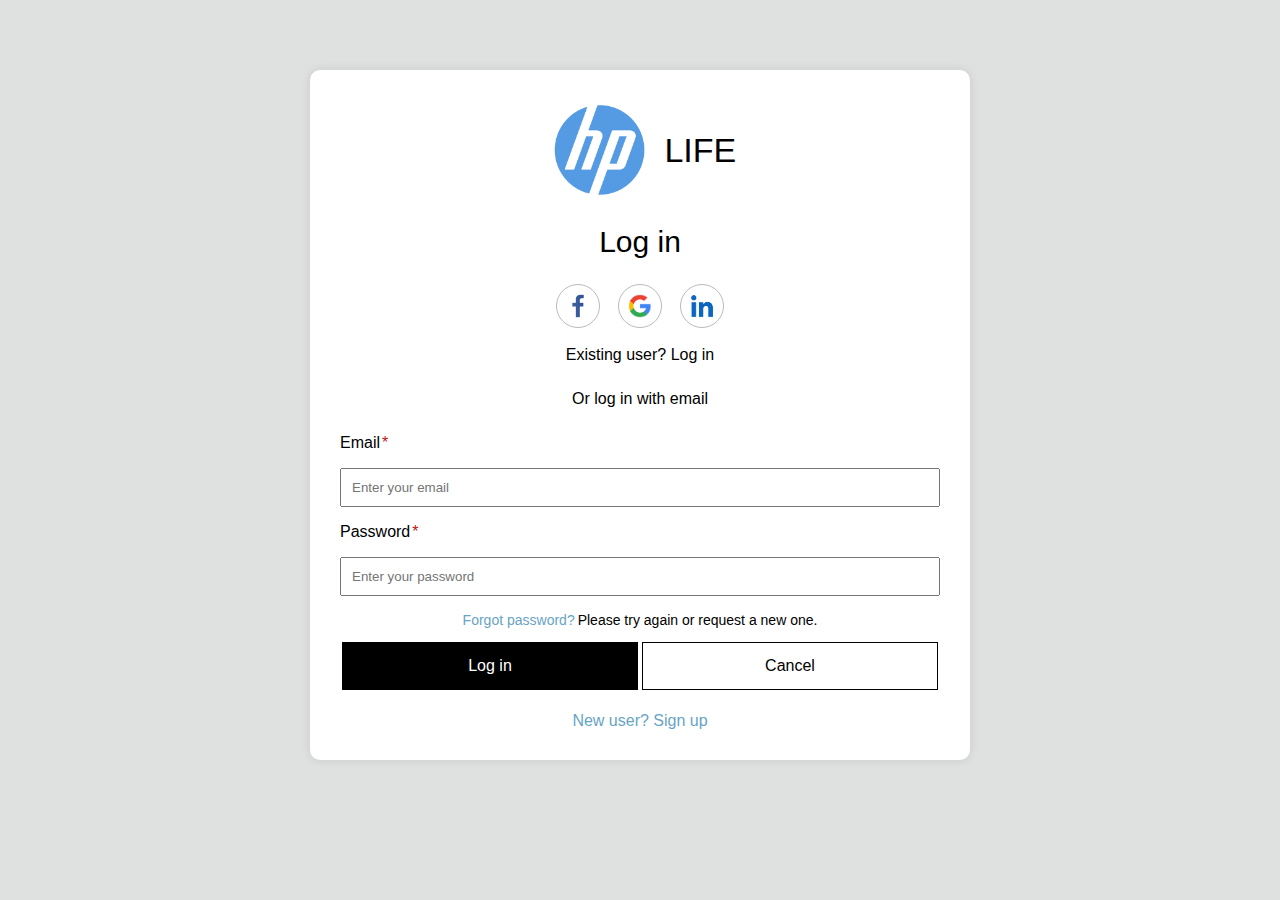
<file: index.html>
<!DOCTYPE html>
<html lang="en">
<head>
    <meta charset="UTF-8">
    <meta name="viewport" content="width=device-width, initial-scale=1.0">
    <title>HP LIFE</title>
    <link rel="stylesheet" href="style.css">
</head>
<body>
    <div class="container">
        <img src="hpLogo.png" alt="HP Logo" class="logo">
        <span class="brand-title">LIFE</span>
        <h2>Log in</h2>
        <div class="social-row">
            <button class="social-btn"><img src="fc.png" alt="Facebook" /></button>
            <button class="social-btn"><img src="g.png" alt="Google" /></button>
            <button class="social-btn"><img src="in.png" alt="LinkedIn" /></button>
        </div>
        <label for="text">Existing user? Log in</label><br>
        <label for="text">Or log in with email</label><br>

        <label for="Email">Email<span class="required">*</span></label>
        <input type="text" id="Email" placeholder="Enter your email"><br>

        <label for="Password">Password<span class="required">*</span></label>
        <input type="password" id="Password" placeholder="Enter your password"><br>

        <div class="forgot-row">
            <a href="#" class="forgot-link">Forgot password?</a>
            <span class="forgot-text">Please try again or request a new one.</span>
        </div>
 
        <div class="two_btn_1line">
            <button id="LoginLightBtn">Log in</button>
            <button id="LoginDarkBtn">Cancel</button>
        </div>

        <div class="signup-row">
        <a href="#" class="signup-link">New user? Sign up</a>
        </div>
    </div>
</body>
</html>
</file>
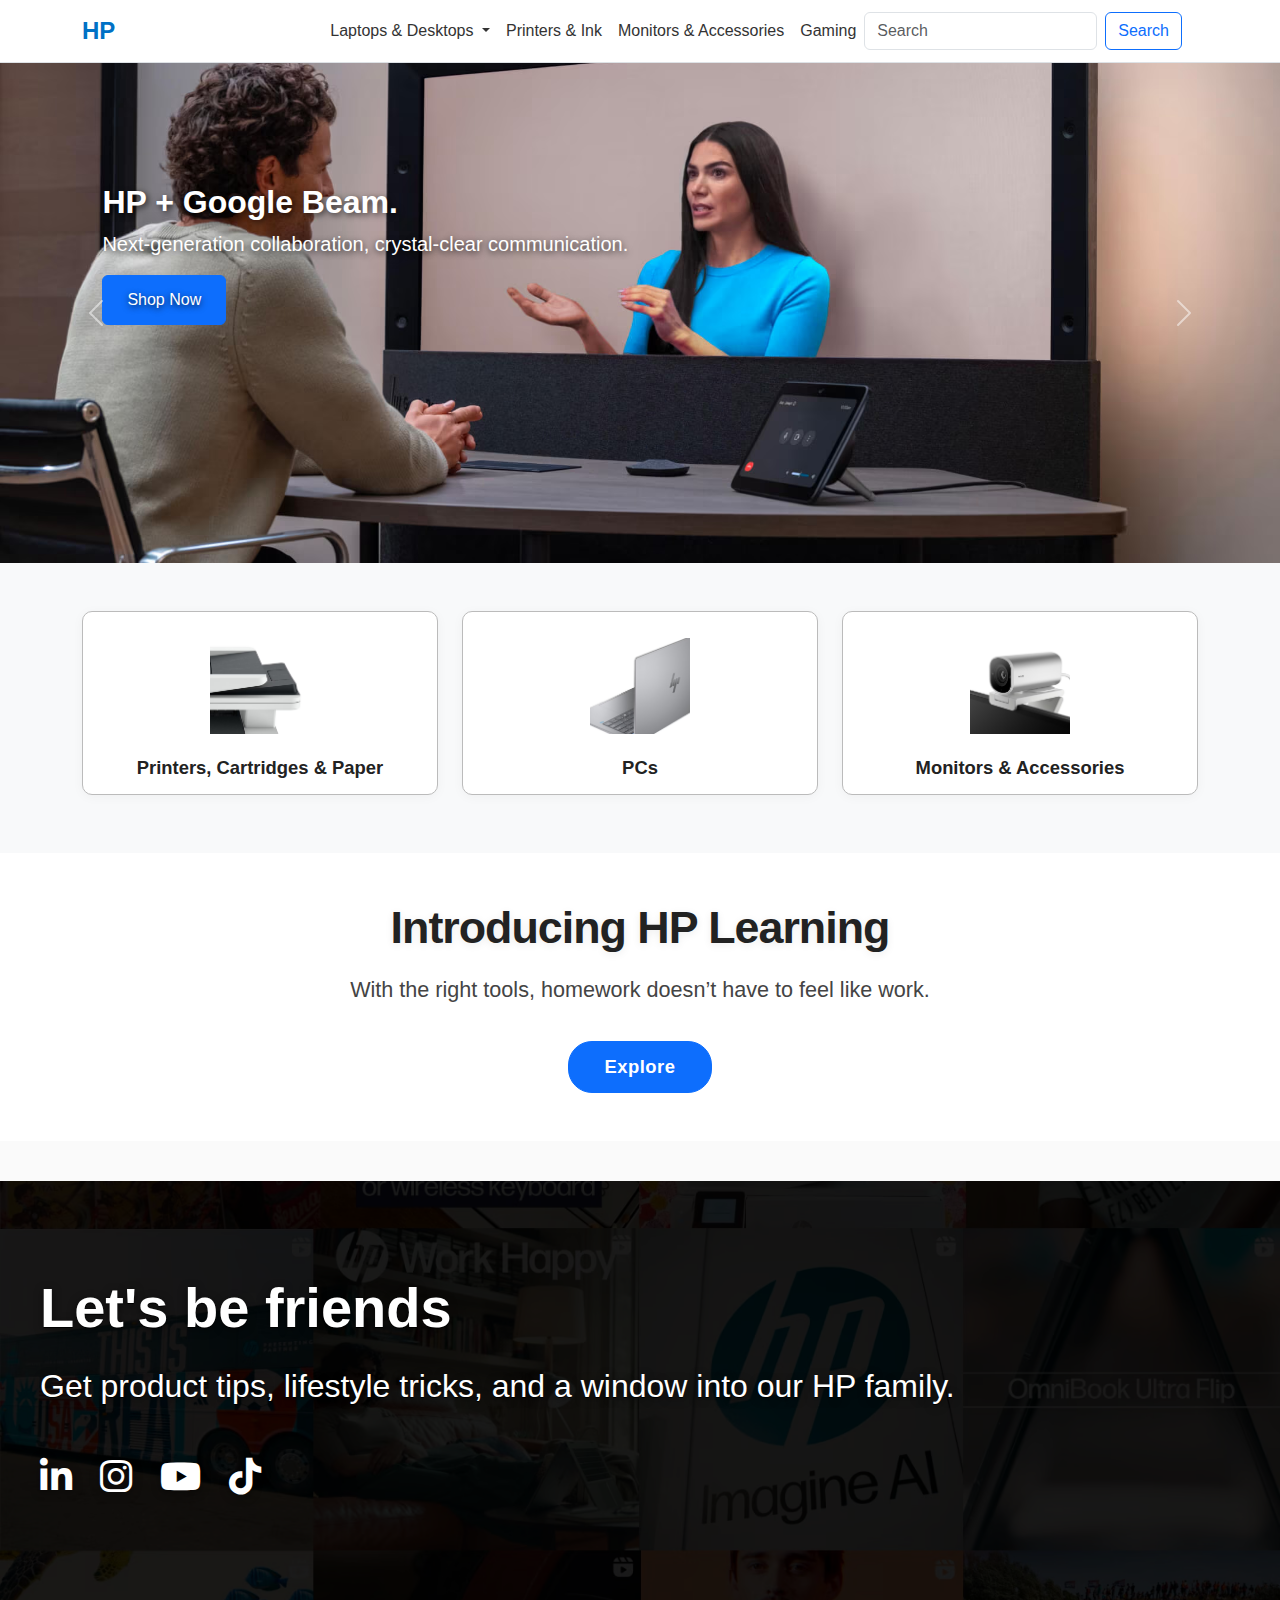
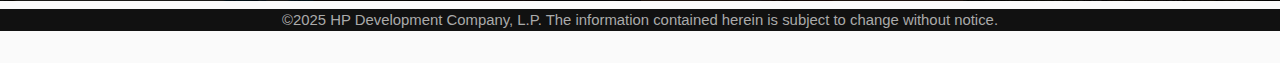
<file: general.html>
<!DOCTYPE html>
<html lang="en">
<head>
  <meta charset="UTF-8">
  <meta name="viewport" content="width=device-width, initial-scale=1">
  <title>HP — Official Site</title>
  <link href="https://cdnjs.cloudflare.com/ajax/libs/font-awesome/6.4.0/css/all.min.css" rel="stylesheet">
  <link href="https://cdn.jsdelivr.net/npm/bootstrap@5.3.7/dist/css/bootstrap.min.css" rel="stylesheet">
  <link rel="stylesheet" href="general.css">
</head>
<body>

  <!-- Navbar -->
  <nav class="navbar navbar-expand-lg navbar-light bg-white border-bottom">
    <div class="container">
      <a class="navbar-brand" href="#">HP</a>
      <button class="navbar-toggler" type="button" data-bs-toggle="collapse"
              data-bs-target="#navbarNav">
        <span class="navbar-toggler-icon"></span>
      </button>
      <div class="collapse navbar-collapse justify-content-end" id="navbarNav">
        <ul class="navbar-nav">
        <li class="nav-item dropdown">
          <a class="nav-link dropdown-toggle" href="#" id="laptopsDropdown" role="button" data-bs-toggle="dropdown" aria-expanded="false">
            Laptops & Desktops
          </a>
          <ul class="dropdown-menu" aria-labelledby="laptopsDropdown">
            <li><a class="dropdown-item" href="#">EliteBook</a></li>
            <li><a class="dropdown-item" href="#">Spectre</a></li>
            <li><a class="dropdown-item" href="#">Envy</a></li>
          </ul>
        </li>
        <li class="nav-item"><a class="nav-link" href="#">Printers & Ink</a></li>
        <li class="nav-item"><a class="nav-link" href="#">Monitors & Accessories</a></li>
        <li class="nav-item"><a class="nav-link" href="#">Gaming</a></li>
      </ul>
      </div>
      <form class="d-flex me-3">
          <input class="form-control me-2" type="search" placeholder="Search">
          <button class="btn btn-outline-primary" type="submit">Search</button>
      </form>
    </div>
  </nav>

  <!-- Hero Carousel Section -->
<section class="hero-carousel">
  <div id="carouselExampleSlidesOnly" class="carousel slide" data-bs-ride="carousel">
    <div class="carousel-inner">
      <!-- Slide 1 -->
      <div class="carousel-item active position-relative">
        <img src="hero1.jpeg" class="d-block w-100" alt="First slide">
        <div class="carousel-caption text-start">
          <h5>HP + Google Beam.</h5>
          <p>Next-generation collaboration, crystal-clear communication.</p>
          <a href="#" class="btn btn-primary">Shop Now</a>
        </div>
      </div>

      <!-- Slide 2 -->
      <div class="carousel-item position-relative">
        <img src="hero2.jpeg" class="d-block w-100" alt="Second slide">
        <div class="carousel-caption text-start">
          <h5>HP Innovation</h5>
          <p>Experience seamless performance and reliable engineering.</p>
          <a href="#" class="btn btn-primary">Shop Now</a>
        </div>
      </div>

      <!-- Slide 3 -->
      <div class="carousel-item position-relative">
        <img src="hero3.jpeg" class="d-block w-100" alt="Third slide">
        <div class="carousel-caption text-start">
          <h5>EliteBook. Sleek Power.</h5>
          <p>Next-generation collaboration, crystal-clear communication.Designed for productivity and elegance on the go.</p>
          <a href="#" class="btn btn-primary">Shop Now</a>
        </div>
      </div>
    </div>
    <!-- Стрелка "назад" -->
    <button class="carousel-control-prev" type="button" data-bs-target="#carouselExampleSlidesOnly" data-bs-slide="prev">
      <span class="carousel-control-prev-icon" aria-hidden="true"></span>
      <span class="visually-hidden">Previous</span>
    </button>
    <!-- Стрелка "вперёд" -->
    <button class="carousel-control-next" type="button" data-bs-target="#carouselExampleSlidesOnly" data-bs-slide="next">
      <span class="carousel-control-next-icon" aria-hidden="true"></span>
      <span class="visually-hidden">Next</span>
    </button>
  </div>
</section>

  <!-- Categories Section -->
  <section class="categories py-5">
    <div class="container text-center">
      <div class="row g-4 main-categories">
        <div class="col-md-4">
          <div class="main-cat-card" data-target="printers">
            <img src="printer.jpg" alt="Printers">
            <div class="main-cat-title">Printers, Cartridges & Paper</div>
          </div>
        </div>
        <div class="col-md-4">
          <div class="main-cat-card" data-target="pcs">
            <img src="laptop.jpg" alt="PCs">
            <div class="main-cat-title">PCs</div>
          </div>
        </div>
        <div class="col-md-4">
          <div class="main-cat-card" data-target="monitors">
            <img src="monitor.jpg" alt="Monitors">
            <div class="main-cat-title">Monitors & Accessories</div>
          </div>
        </div>
      </div>

      <!-- Подкатегории -->
      <div class="subcategories mt-5" id="printers" style="display:none;">
        <h4>Printers, Cartridges & Paper</h4>
        <div class="row g-4">
          <div class="col-md-4">
            <div class="cat-card">
              <img src="printer1.jpg" alt="Home Printers">
              <h5>Home Printers</h5>
              <div class="btn-group">
                <a href="#" class="btn btn-outline-primary">Learn</a>
                <a href="#" class="btn btn-primary">Shop</a>
              </div>
            </div>
          </div>
          <div class="col-md-4">
            <div class="cat-card">
              <img src="printer2.jpg" alt="Business Printers">
              <h5>Business Printers</h5>
              <div class="btn-group">
                <a href="#" class="btn btn-outline-primary">Learn</a>
                <a href="#" class="btn btn-primary">Shop</a>
              </div>
            </div>
          </div>
          <div class="col-md-4">
            <div class="cat-card">
              <img src="cartridge.jpg" alt="Cartridges & Paper">
              <h5>Cartridges & Paper</h5>
              <div class="btn-group">
                <a href="#" class="btn btn-outline-primary">Learn</a>
                <a href="#" class="btn btn-primary">Shop</a>
              </div>
            </div>
          </div>
        </div>
      </div>

      <div class="subcategories mt-5" id="pcs" style="display:none;">
        <h4>PCs</h4>
        <div class="row g-4">
          <div class="col-md-4">
            <div class="cat-card">
              <img src="laptop1.jpg" alt="Laptops">
              <h5>Laptops</h5>
              <div class="btn-group">
                <a href="#" class="btn btn-outline-primary">Learn</a>
                <a href="#" class="btn btn-primary">Shop</a>
              </div>
            </div>
          </div>
          <div class="col-md-4">
            <div class="cat-card">
              <img src="desktop.jpg" alt="Desktops">
              <h5>Desktops</h5>
              <div class="btn-group">
                <a href="#" class="btn btn-outline-primary">Learn</a>
                <a href="#" class="btn btn-primary">Shop</a>
              </div>
            </div>
          </div>
          <div class="col-md-4">
            <div class="cat-card">
              <img src="gaming.jpg" alt="Gaming">
              <h5>Gaming</h5>
              <div class="btn-group">
                <a href="#" class="btn btn-outline-primary">Learn</a>
                <a href="#" class="btn btn-primary">Shop</a>
              </div>
            </div>
          </div>
        </div>
      </div>

      <div class="subcategories mt-5" id="monitors" style="display:none;">
        <h4>Monitors & Accessories</h4>
        <div class="row g-4">
          <div class="col-md-4">
            <div class="cat-card">
              <img src="monitor1.jpg" alt="Monitors">
              <h5>Monitors</h5>
              <div class="btn-group">
                <a href="#" class="btn btn-outline-primary">Learn</a>
                <a href="#" class="btn btn-primary">Shop</a>
              </div>
            </div>
          </div>
          <div class="col-md-4">
            <div class="cat-card">
              <img src="accessory.jpg" alt="Accessories">
              <h5>Accessories</h5>
              <div class="btn-group">
                <a href="#" class="btn btn-outline-primary">Learn</a>
                <a href="#" class="btn btn-primary">Shop</a>
              </div>
            </div>
          </div>
        </div>
      </div>
    </div>
  </section>

  <!-- Promo Section -->
  <section class="promo py-5">
    <div class="container text-center">
      <h2>Introducing HP Learning</h2>
      <p>With the right tools, homework doesn’t have to feel like work.</p>
      <a href="#" class="btn btn-primary btn-lg">Explore</a>
    </div>
  </section>

  <!-- Footer -->
  <footer class="hp-footer">
    <div class="footer-overlay">
      <div class="footer-flex">
        <div class="footer-content">
          <h2>Let's be friends</h2>
          <p>Get product tips, lifestyle tricks, and a window into our HP family.</p>
          <div class="footer-social">
            <a href="#"><i class="fab fa-linkedin-in"></i></a>
            <a href="#"><i class="fab fa-instagram"></i></a>
            <a href="#"><i class="fab fa-youtube"></i></a>
            <a href="#"><i class="fab fa-tiktok"></i></a>
          </div>
        </div>
      </div>
    </div>
  </footer>

  <!-- Legal links вынесены отдельно -->
  <div class="footer-legal mt-4">
    <div class="footer-copyright mt-2">
      ©2025 HP Development Company, L.P. The information contained herein is subject to change without notice.
    </div>
  </div>

  <script src="https://cdn.jsdelivr.net/npm/bootstrap@5.3.7/dist/js/bootstrap.bundle.min.js"></script>
  <script>
    
    document.querySelectorAll('.main-cat-card').forEach(card => {
      card.addEventListener('click', function() {
        document.querySelectorAll('.subcategories').forEach(sub => sub.style.display = 'none');
        const target = this.getAttribute('data-target');
        document.getElementById(target).style.display = 'block';
       
        document.getElementById(target).scrollIntoView({behavior: "smooth"});
      });
    });
    document.querySelectorAll('.footer-accordion-btn').forEach(btn => {
    btn.addEventListener('click', function() {
      const panel = this.nextElementSibling;
      if (panel.style.display === "block") {
        panel.style.display = "none";
      } else {
        document.querySelectorAll('.footer-accordion-panel').forEach(p => p.style.display = "none");
        panel.style.display = "block";
      }
    });
  });
  </script>
</body>
</html>
</file>
<file: style.css>
body{
    background-color: #dfe0e0;
    font-family: 'Segoe UI', Tahoma, Geneva, Verdana, sans-serif;
    margin: 0;
    padding: 20px;
}

#LoginLightBtn {
    background-color: #000000; 
    border: none;
    color: white;
    padding: 15px 32px;
    text-align: center;
    text-decoration: none;
    display: inline-block;
    font-size: 16px;
    margin: 4px 2px;
    cursor: pointer;
    width: 50%;
    box-sizing: border-box;
}

#LoginDarkBtn {
    background-color: #ffffff; 
    border: 1px solid #000000;
    color: rgb(0, 0, 0);
    padding: 14px 32px;
    text-align: center;
    text-decoration: none;
    display: inline-block;
    font-size: 16px;
    margin: 4px 2px;
    cursor: pointer;
    width: 50%;
    box-sizing: border-box;
}

label {
    display: block;
    margin-bottom: 8px;
    /* font-weight: bold; */
}

label[for="text"] {
    text-align: center;
    display: block;
    font-weight: normal;

}

input {
    width: 100%;
    padding: 10px;
    margin: 8px 0 16px;
    box-sizing: border-box;
}

.container {
    background-color: rgb(255, 255, 255);
    padding: 30px;
    border-radius: 10px;
    box-shadow: 0 0 10px rgba(0, 0, 0, 0.1);
    width: 600px;
    position: relative;
    height: auto;
    margin: 50px auto;

}

h2 {
    text-align: center;
    font-weight: 400;
    font-size: 30px;
}

.two_btn_1line {
    display: flex;
    margin-top: 10px;
    text-align: center;
    margin-top: 10px;
    margin-bottom: 10px;
}

.forgot-row {
    display: flex;
    text-align: center;
    justify-content: center;
    font-size: 14px;
}

.forgot-link {
    color: #68a4c4;
    text-decoration: none;
    margin-right: 3px;
}

.forgot-link:hover {
    text-decoration: underline;
}

.signup-row {
    margin-top: 18px;
    text-align: center;
}

.signup-link {
    color: #68a4c4;
    text-decoration: none;
    
}

.signup-link:hover {
    text-decoration: underline;
}

.required {
    color: #c21210;
    margin-left: 2px;
}

.logo {
    width: 100px;
    margin-bottom: 0;
    display: inline-block;
    vertical-align: middle;
    margin-left: 210px;
}

.brand-title {
    font-size: 34px;
    font-weight: 450;
    margin-left: 10px;
    vertical-align: middle;
    display: inline-block;
}

.social-row {
    display: flex;
    justify-content: center;
    gap: 18px;
    margin: 10px 0 18px 0;
}
.social-btn {
    background: #fff;
    border: 1px solid #bbb;
    border-radius: 50%;
    width: 44px;
    height: 44px;
    display: flex;
    align-items: center;
    justify-content: center;
    cursor: pointer;
    padding: 0;
}
.social-btn img {
    width: 24px;
    height: 24px;
}
</file>
<file: general.css>
body {
  font-family: 'Segoe UI', sans-serif;
  margin: 0;
  background-color: #fafafa;
}

/* Navbar */
.navbar-brand {
  font-weight: 700;
  color: #0071c5;
  font-size: 1.5rem;
}

.nav-link {
  color: #333;
  font-weight: 500;
}

.hero-carousel {
  position: relative;
}

.hero-carousel .carousel-caption {
  position: absolute;
  top: 20%;
  left: 8%;
  text-align: left;
  color: #fff;
  text-shadow: 0 2px 6px rgba(0, 0, 0, 0.75);
}

.carousel-caption h5 {
  font-size: 2rem;
  font-weight: 700;
  text-shadow: 2px 2px 6px rgba(0,0,0,0.7);
}

.carousel-caption p {
  font-size: 1.25rem;
  margin-bottom: 1rem;
}

.hero-carousel .carousel-caption .btn {
  padding: 0.75rem 1.5rem;
  font-size: 1rem;
}

.hero-carousel .carousel-item img {
  height: 500px; /* можно изменить по вкусу */
  object-fit: cover;
  width: 100%;
}


/* Categories */

.categories {
  background: #f8f9fa;
  padding-top: 2rem;
  padding-bottom: 2rem;
}

.cat-card {
  border: 1px solid #e0e0e0;
  border-radius: 12px;
  box-shadow: 0 2px 12px rgba(0,0,0,0.06);
  padding: 24px 16px 20px 16px;
  background: #fff;
  transition: box-shadow 0.3s, transform 0.3s;
  height: 100%;
  display: flex;
  flex-direction: column;
  align-items: center;
  justify-content: space-between; /* добавлено */
}

.cat-card:hover {
  box-shadow: 0 4px 24px rgba(0,0,0,0.12);
  transform: translateY(-6px) scale(1.03);
}

.cat-card img {
  width: 140px;
  height: 140px;
  object-fit: contain;
  border-radius: 8px;
  margin-bottom: 18px;
  background: #f4f4f4;
  padding: 8px;
  box-sizing: border-box;
  display: block;
  margin-left: auto;
  margin-right: auto;
}

.cat-card h5 {
  font-size: 1.15rem;
  font-weight: 600;
  margin-bottom: 16px;
  color: #222;
  min-height: 32px; /* добавлено для одинаковой высоты */
}

.cat-card .btn-group {
  gap: 8px;
}

.cat-card .btn {
  border-radius: 20px;
  padding: 0.4rem 1.2rem;
  font-size: 1rem;
  font-weight: 500;
}

.main-cat-card {
  border: 1px solid #bbb;
  border-radius: 10px;
  background: #fff;
  cursor: pointer;
  transition: box-shadow 0.2s, transform 0.2s;
  padding: 24px 12px 12px 12px;
  margin-bottom: 10px;
  box-shadow: 0 2px 12px rgba(0,0,0,0.04);
  display: flex;
  flex-direction: column;
  align-items: center;
}

.main-cat-card:hover {
  box-shadow: 0 4px 24px rgba(0,0,0,0.10);
  transform: translateY(-4px) scale(1.02);
}

.main-cat-card img {
  width: 100px;
  height: 100px;
  object-fit: contain;
  margin-bottom: 18px;
}

.main-cat-title {
  font-size: 1.15rem;
  font-weight: 600;
  color: #222;
  margin-bottom: 0;
}

/* --- PROMO SECTION --- */
.promo {
  background-color: #fff;
  padding: 64px 0 64px 0;
  text-align: center;
}

.promo h2 {
  font-size: 2.8rem;
  font-weight: 700;
  margin-bottom: 1.2rem;
  color: #222;
  text-shadow: 0 2px 8px rgba(0,0,0,0.08);
  letter-spacing: -1px;
}

.promo p {
  font-size: 1.35rem;
  color: #444;
  margin-bottom: 2.2rem;
  max-width: 600px;
  margin-left: auto;
  margin-right: auto;
  line-height: 1.5;
}

.promo .btn {
  font-size: 1.15rem;
  padding: 0.7rem 2.2rem;
  border-radius: 24px;
  font-weight: 600;
  letter-spacing: 0.5px;
}

/* Footer */
.hp-footer {
  position: relative;
  min-height: 420px;
  background: url('footer-bg.jpg') center center/cover no-repeat;
  color: #fff;
  margin-top: 40px;
  overflow: hidden;
}

.footer-overlay {
  position: absolute;
  inset: 0;
  background: rgba(0,0,0,0.78);
  display: flex;
  align-items: center;
  justify-content: center;
  height: 100%;
}

.footer-flex {
  display: flex;
  width: 100%;
  max-width: 1600px;
  margin: 0 auto;
  justify-content: space-between;
  align-items: flex-start;
  gap: 40px;
  padding: 60px 40px 60px 40px;
  box-sizing: border-box;
}

.footer-content {
  flex: 1 1 40%;
  min-width: 320px;
  z-index: 2;
}

.footer-content h2 {
  font-size: 3.5rem;
  font-weight: 700;
  margin-bottom: 24px;
  line-height: 1.1;
  text-shadow: 0 2px 8px rgba(0,0,0,0.55), 0 1px 0 #000;
}

.footer-content p {
  font-size: 2rem;
  margin-bottom: 40px;
  font-weight: 400;
  text-shadow: 0 2px 8px rgba(0,0,0,0.55), 0 1px 0 #000;
}

.footer-social {
  display: flex;
  gap: 28px;
  align-items: center;
  margin-top: 24px;
}

.footer-social a {
  color: #fff;
  font-size: 2.3rem;
  transition: color 0.2s;
  opacity: 1;
  text-shadow: 0 2px 8px rgba(0,0,0,0.5);
}

.footer-social a:hover {
  color: #00b6f0;
  opacity: 1;
}

.footer-links-area {
  flex: 1 1 60%;
  min-width: 320px;
  background: transparent;
  padding: 0;
  z-index: 2;
  display: flex;
  flex-direction: column;
  align-items: flex-end; /* выравнивание аккордеона вправо */
}

.footer-accordion {
  width: 100%;
  max-width: 500px;
  margin-top: 32px;
  background: transparent;
  border-radius: 8px;
  box-shadow: none;
  display: flex;
  flex-direction: column;
  align-items: stretch;
}

.footer-accordion-btn {
  background: none;
  color: #fff;
  border: none;
  outline: none;
  width: 100%;
  text-align: left;
  padding: 18px 24px;
  font-size: 1.08rem;
  font-family: inherit;
  cursor: pointer;
  border-bottom: 1px solid #222;
  transition: background 0.2s;
  display: flex;
  align-items: center;
  justify-content: space-between;
  box-sizing: border-box;
}

.footer-accordion-btn:hover {
  background: #222;
}

.footer-accordion-panel {
  display: none;
  background: #181818;
  padding: 0 24px 12px 24px;
}

.footer-flag {
  font-size: 1.2em;
  margin-right: 6px;
}

@media (max-width: 900px) {
  .footer-flex {
    flex-direction: column;
    gap: 0;
    padding: 32px 8px 32px 8px;
  }
  .footer-content, .footer-links-area {
    min-width: 0;
    width: 100%;
  }
  .footer-content h2 { font-size: 2.2rem; }
  .footer-content p { font-size: 1.1rem; }
  .footer-links-area {
    align-items: stretch;
  }
  .footer-accordion {
    max-width: 100%;
    margin-top: 24px;
  }
  .footer-content {
    padding-bottom: 32px;
  }
}


.footer-legal {
  background: #111;
  color: #ccc;
  padding: 32px 0 0 0;
  font-size: 1rem;
  text-align: center;
  margin-bottom: 32px; /* добавлено */
}

/* Убираем полностью отступ между футером и legal links */
.footer-legal.mt-4 {
  margin-top: 0 !important;
  padding-top: 0;
}

/* Стили для вертикального списка legal links с подпунктами */
.footer-legal-links {
  display: flex;
  flex-wrap: wrap;
  gap: 60px;              /* увеличенный промежуток между столбцами */
  justify-content: flex-start;
  align-items: flex-start;
  margin-bottom: 8px;
  line-height: 1.7;
  text-align: left;
  padding-left: 40px;     /* отступ от левого края */
  box-sizing: border-box;
}

.footer-legal-group {
  display: flex;
  flex-direction: column;
  gap: 0.1em;
}

/* Основные пункты */
.footer-legal-links a {
  color: #fff;
  text-decoration: none;
  opacity: 0.85;
  margin: 0;
  transition: opacity 0.2s;
  font-size: 0.97rem;
  display: block;
  padding: 2px 0;
}

/* Подпункты */
.footer-legal-links .footer-legal-sub {
  margin-left: 18px;
  font-size: 0.93rem;
  opacity: 0.7;
  display: block;
  padding: 2px 0;
}

.footer-legal-links a:hover {
  opacity: 1;
  text-decoration: underline;
}

.footer-copyright {
  color: #aaa;
  font-size: 0.93rem;
  margin-bottom: 16px;
}

@media (max-width: 700px) {
  .footer-legal-links {
    flex-direction: column;
    gap: 0.5em;
    padding-left: 16px;   /* меньше отступ на мобильных */
  }
}
</file>
